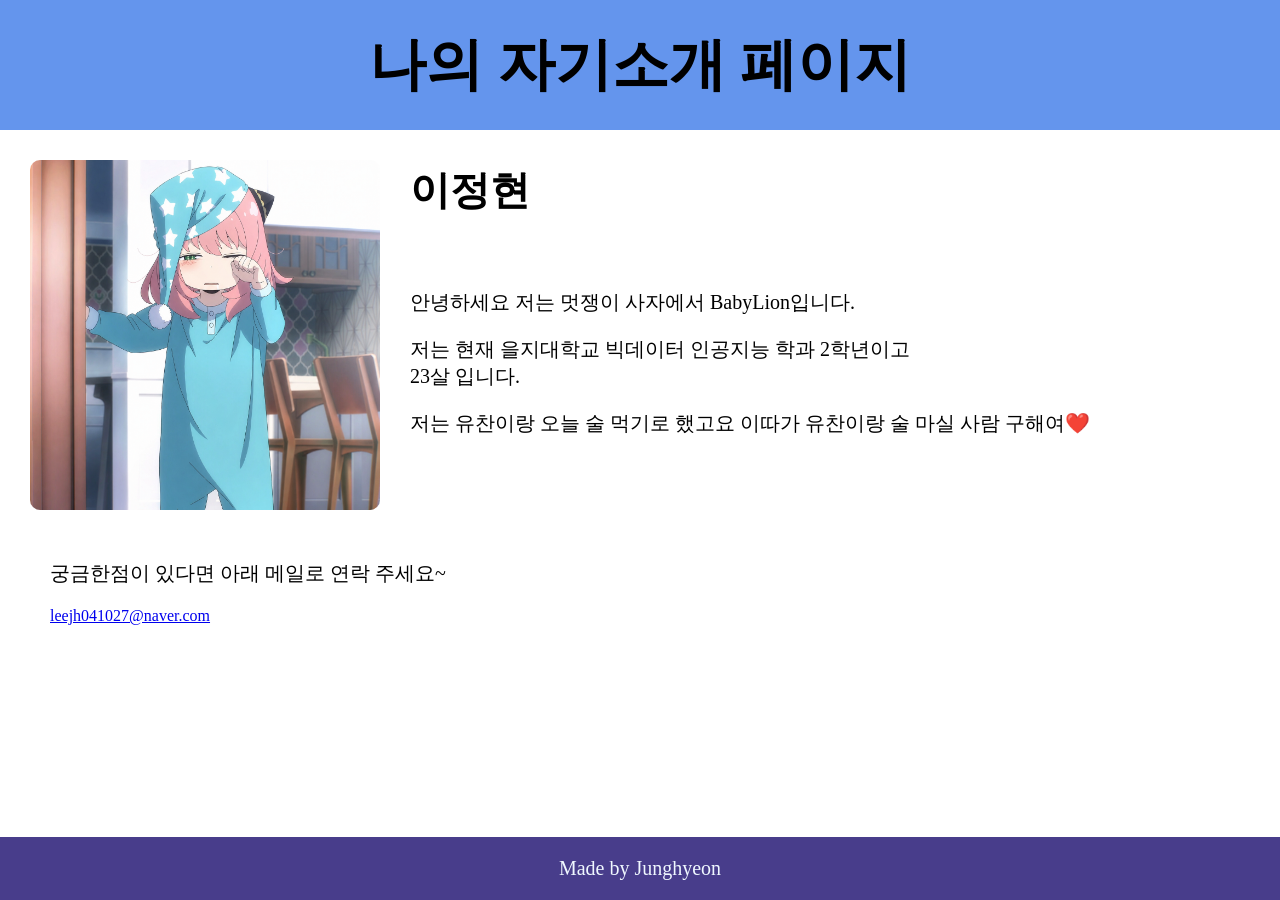
<file: 4.28_MyHomePage/index.html>
<!DOCTYPE html>
<html lang="ko">
<head>
    <meta charset="UTF-8">
    <meta name="viewport" content="width=device-width, initial-scale=1.0">
    <link rel="stylesheet" href="style.css">
    <title>Homepage</title>
</head>
<body>
    <div class="wrap">
        <header>
            <h2>나의 자기소개 페이지</h2>
        </header>
        <section>
            <img src="Anya.jpg" alt="아냐" class="Anya_img">
            <div class="info">
                <h1>이정현</h1><br>
                <p>안녕하세요 저는 멋쟁이 사자에서 BabyLion입니다.</p>
                <p>
                    저는 현재 을지대학교 빅데이터 인공지능 학과 2학년이고<br>
                    23살 입니다.
                </p>
                <P>
                    저는 유찬이랑 오늘 술 먹기로 했고요 이따가 유찬이랑 술 마실 사람 구해여❤️
                </P>
            </div>
            
        </section>
        <div class="mail">
                    <p>궁금한점이 있다면 아래 메일로 연락 주세요~</p>
                    <a href="https://mail.naver.com/">leejh041027@naver.com</a>
                </div>
        <footer>
            <p class="footer_m">Made by Junghyeon</p>
        </footer>
    </div>
</body>
</html>
</file>
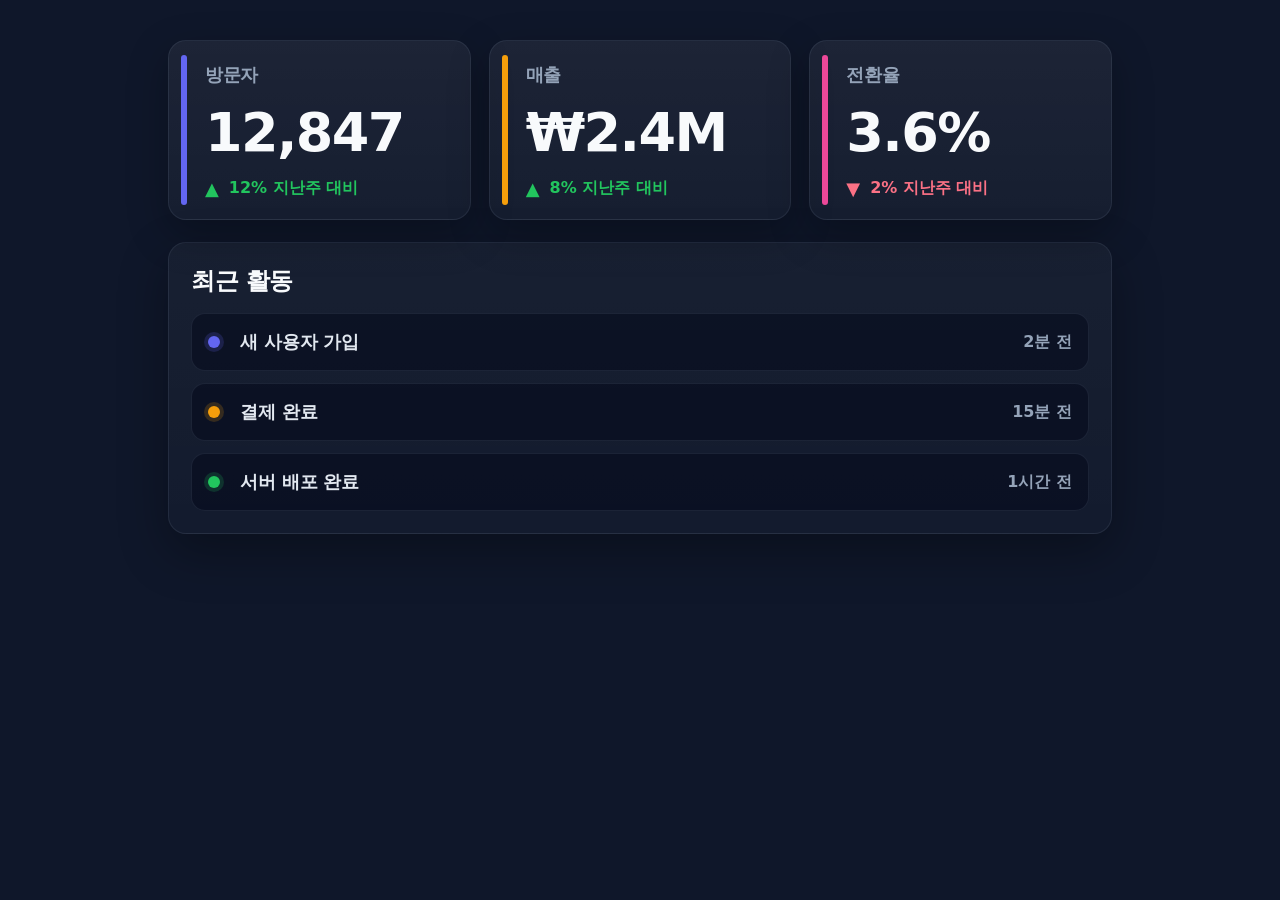
<file: Likelion/4.9_project/index.html>
<!doctype html>
<html lang="ko">

<head>
    <meta charset="UTF-8" />
    <meta name="viewport" content="width=device-width, initial-scale=1.0" />
    <title>Dashboard</title>
    <link rel="stylesheet" href="./style.css" />
</head>

<body>
    <main class="container">
        <section class="stats" aria-label="상단 통계">
            <article class="card card--blue">
                <h2 class="card__title">방문자</h2>
                <p class="card__value">12,847</p>
                <p class="card__delta delta delta--up">
                    <span class="delta__icon" aria-hidden="true">▲</span>
                    <span class="delta__text">12% 지난주 대비</span>
                </p>
            </article>

            <article class="card card--amber">
                <h2 class="card__title">매출</h2>
                <p class="card__value">₩2.4M</p>
                <p class="card__delta delta delta--up">
                    <span class="delta__icon" aria-hidden="true">▲</span>
                    <span class="delta__text">8% 지난주 대비</span>
                </p>
            </article>

            <article class="card card--pink">
                <h2 class="card__title">전환율</h2>
                <p class="card__value">3.6%</p>
                <p class="card__delta delta delta--down">
                    <span class="delta__icon" aria-hidden="true">▼</span>
                    <span class="delta__text">2% 지난주 대비</span>
                </p>
            </article>
        </section>

        <section class="panel" aria-label="최근 활동">
            <h2 class="panel__title">최근 활동</h2>

            <ul class="activity" role="list">
                <li class="activity__item">
                    <span class="dot dot--indigo" aria-hidden="true"></span>
                    <span class="activity__text">새 사용자 가입</span>
                    <time class="activity__time" datetime="PT2M">2분 전</time>
                </li>
                <li class="activity__item">
                    <span class="dot dot--amber" aria-hidden="true"></span>
                    <span class="activity__text">결제 완료</span>
                    <time class="activity__time" datetime="PT15M">15분 전</time>
                </li>
                <li class="activity__item">
                    <span class="dot dot--green" aria-hidden="true"></span>
                    <span class="activity__text">서버 배포 완료</span>
                    <time class="activity__time" datetime="PT1H">1시간 전</time>
                </li>
            </ul>
        </section>
    </main>
</body>

</html>
</file>
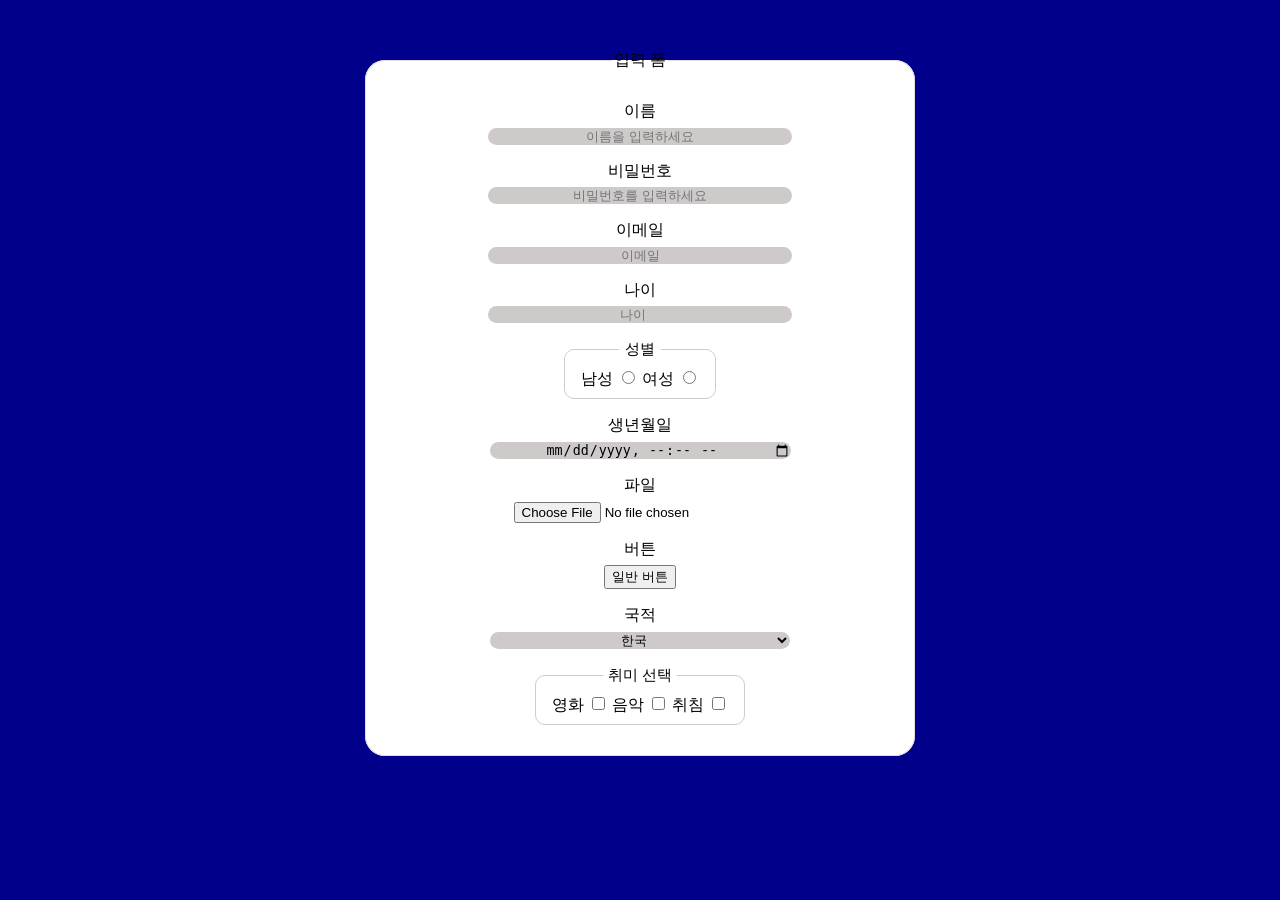
<file: Likelion/html_tag.html>
<!DOCTYPE html>
<html lang="ko">

<head>
    <meta charset="UTF-8">
    <meta name="viewport" content="width=device-width, initial-scale=1.0">
    <link rel="stylesheet" href="css.css">
    <title>Document</title>
</head>

<body>
    <form>
        <fieldset class="aa">
            <legend>입력 폼</legend>

            <div class="field">
                <label for="name">이름</label>
                <input type="text" id="name" class="bb" placeholder="이름을 입력하세요" required>
            </div>

            <div class="field">
                <label for="password">비밀번호</label>
                <input type="password" id="password" class="bb" placeholder="비밀번호를 입력하세요" required>
            </div>

            <div class="field">
                <label for="e_mail">이메일</label>
                <input type="email" id="e_mail" class="bb" placeholder="이메일" required autocomplete="email">
            </div>

            <div class="field">
                <label for="age">나이</label>
                <input type="number" id="age" class="bb" placeholder="나이" required min="0">
            </div>

            <fieldset class="inline-fieldset">
                <legend>성별</legend>
                <label for="male">남성</label>
                <input type="radio" id="male" name="gender" value="male">
                <label for="female">여성</label>
                <input type="radio" id="female" name="gender" value="female">
            </fieldset>

            <div class="field">
                <label for="date">생년월일</label>
                <input type="datetime-local" id="date" name="date" class="bb">
            </div>

            <div class="field">
                <label for="file">파일</label>
                <input type="file" id="file" name="file">
            </div>

            <div class="field">
                <label for="button">버튼</label>
                <button type="button" id="button" name="button">일반 버튼</button>
            </div>

            <div class="field">
                <label for="nationality">국적</label>
                <select name="nationality" id="nationality" class="bb">
                    <option value="ko">한국</option>
                    <option value="ch">중국</option>
                    <option value="ja">일본</option>
                    <option value="other">기타</option>
                </select>
            </div>

            <fieldset class="inline-fieldset">
                <legend>취미 선택</legend>
                <label for="movie">영화</label>
                <input type="checkbox" id="movie" name="hobby" value="movie">
                <label for="music">음악</label>
                <input type="checkbox" id="music" name="hobby" value="music">
                <label for="sleep">취침</label>
                <input type="checkbox" id="sleep" name="hobby" value="sleep">
            </fieldset>
        </fieldset>
    </form>
</body>

</html>
</file>
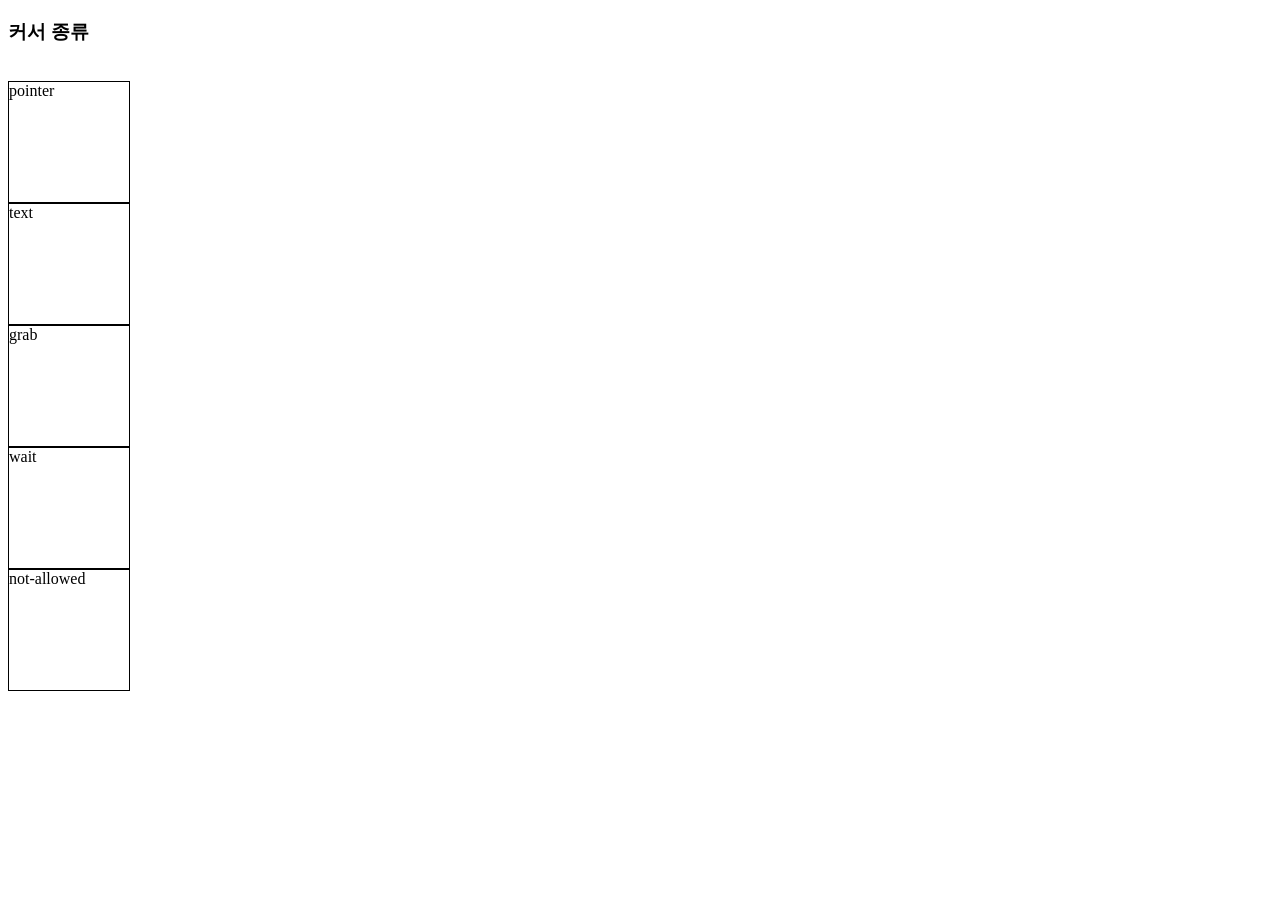
<file: Likelion/4.7_project/html.html>
<!DOCTYPE html>
<html lang="en">
<head>
    <meta charset="UTF-8">
    <meta name="viewport" content="width=device-width, initial-scale=1.0">
    <link rel="stylesheet" href="style.css">
    <title>Document</title>
</head>
<body>
    <h3>커서 종류</h3>
    <br>
    <div id="pointer">pointer</div>
    <div id="text">text</div>
    <div id="grab">grab</div>
    <div id="wait">wait</div>
    <div id="not-allowed">not-allowed</div>
</body>
</html>
</file>
<file: 4.28_MyHomePage/style.css>
@charset "utf-8";

body{
    background-color: white;
    margin: 0;
}
.wrap{
    min-height: 100vh;
}
header{
    margin-top: 0;
    height: 130px;
    background-color: cornflowerblue;
    border: 2px;
    display: flex;
    justify-content: center ;
    align-items: center;
    font-size: 38px;
}
section{
    display: flex;
}
.Anya_img{
    width: 350px;
    height: 350px;
    margin: 30px;
    border-radius: 10px;
}
p{
    font-size: 20px;
}

.info{
    text-align: left;
}
.info h1{
    font-size: 40px;
}
.mail{
    display: contents;
}
.mail{
    margin-top: 300px;
}
.mail p{
    margin-left: 50px;
}
.mail a{
    margin-left: 50px;
}
footer{
    position: fixed;
    margin: 0;
    bottom: 0;
    text-align: center;
    width: 100%;
    background-color: darkslateblue;
}
footer p{
    color: aliceblue;
}
</file>
<file: Likelion/4.9_project/style.css>
@charset "utf-8";

:root {
    --bg: #0f172a;
    --panel: #111c2f;
    --panel-2: #0b1426;
    --text: #e5e7eb;
    --muted: #94a3b8;

    --blue: #6366f1;
    --amber: #f59e0b;
    --pink: #ec4899;
    --green: #22c55e;
}

*,
*::before,
*::after {
    box-sizing: border-box;
}

body {
    margin: 0;
    font-family: ui-sans-serif, system-ui, -apple-system, "Segoe UI", Roboto, "Noto Sans KR", Arial, "Apple SD Gothic Neo",
        "Malgun Gothic", sans-serif;
    background: var(--bg);
    color: var(--text);
}

.container {
    max-width: 980px;
    margin: 0 auto;
    padding: 40px 18px 56px;
    display: grid;
    gap: 22px;
}

/* ② 상단 통계 카드 3개 Grid 3열 */
.stats {
    display: grid;
    grid-template-columns: repeat(3, minmax(0, 1fr));
    gap: 18px;
}

.card {
    position: relative;
    padding: 22px 22px 20px;
    border-radius: 18px;
    background: linear-gradient(180deg, rgba(255, 255, 255, 0.06) 0%, rgba(255, 255, 255, 0.03) 100%);
    border: 1px solid rgba(148, 163, 184, 0.12);
    box-shadow: 0 14px 40px rgba(0, 0, 0, 0.28);
    overflow: hidden;
}

/* 카드 왼쪽 세로 테두리 */
.card::before {
    content: "";
    position: absolute;
    inset: 14px auto 14px 12px;
    width: 6px;
    border-radius: 999px;
    background: var(--blue);
}

.card--blue::before {
    background: var(--blue);
}

.card--amber::before {
    background: var(--amber);
}

.card--pink::before {
    background: var(--pink);
}

.card__title {
    margin: 0 0 14px;
    padding-left: 14px;
    font-size: 18px;
    font-weight: 700;
    color: var(--muted);
    letter-spacing: -0.02em;
}

.card__value {
    margin: 0 0 14px;
    padding-left: 14px;
    font-size: 54px;
    font-weight: 800;
    letter-spacing: -0.03em;
    color: #f8fafc;
}

.delta {
    margin: 0;
    padding-left: 14px;
    display: inline-flex;
    align-items: center;
    gap: 10px;
    font-weight: 700;
}

.delta--up {
    color: var(--green);
}

.delta--down {
    color: #fb7185;
}

.delta__icon {
    font-size: 18px;
}

.delta__text {
    color: currentColor;
    font-size: 16px;
}

/* ③ 하단 활동 목록 패널 */
.panel {
    border-radius: 18px;
    background: linear-gradient(180deg, rgba(255, 255, 255, 0.04) 0%, rgba(255, 255, 255, 0.02) 100%);
    border: 1px solid rgba(148, 163, 184, 0.12);
    box-shadow: 0 18px 50px rgba(0, 0, 0, 0.32);
    padding: 22px;
}

.panel__title {
    margin: 0 0 16px;
    font-size: 24px;
    font-weight: 800;
    letter-spacing: -0.02em;
    color: #f8fafc;
}

.activity {
    margin: 0;
    padding: 0;
    display: grid;
    gap: 12px;
}

.activity__item {
    list-style: none;
    display: grid;
    grid-template-columns: 18px 1fr auto;
    align-items: center;
    gap: 14px;
    padding: 16px 16px;
    border-radius: 14px;
    background: rgba(2, 6, 23, 0.45);
    border: 1px solid rgba(148, 163, 184, 0.12);
}

.dot {
    width: 12px;
    height: 12px;
    border-radius: 999px;
    background: var(--blue);
    box-shadow: 0 0 0 4px rgba(99, 102, 241, 0.18);
}

.dot--indigo {
    background: var(--blue);
    box-shadow: 0 0 0 4px rgba(99, 102, 241, 0.18);
}

.dot--amber {
    background: var(--amber);
    box-shadow: 0 0 0 4px rgba(245, 158, 11, 0.18);
}

.dot--green {
    background: var(--green);
    box-shadow: 0 0 0 4px rgba(34, 197, 94, 0.18);
}

.activity__text {
    font-size: 18px;
    font-weight: 700;
    letter-spacing: -0.01em;
    color: #e2e8f0;
}

.activity__time {
    font-size: 16px;
    font-weight: 700;
    color: var(--muted);
}

/* 반응형: 좁아지면 3열 → 1열 */
@media (max-width: 820px) {
    .stats {
        grid-template-columns: 1fr;
    }

    .card__value {
        font-size: 46px;
    }
}
</file>
<file: Likelion/css.css>
@charset "utf-8";

body {
    background-color: darkblue;
}

.aa {
    box-sizing: border-box;
    display: flex;
    flex-direction: column;
    align-items: center;
    gap: 1rem;
    width: 550px;
    margin: 50px auto;
    padding: 30px;
    text-align: center;
    background-color: white;
    border: 1px solid #ddd;
    border-radius: 20px;
}

.field {
    display: flex;
    flex-direction: column;
    align-items: center;
    gap: 0.35rem;
    width: 100%;
}

.inline-fieldset {
    margin: 0;
    padding: 0.5rem 1rem;
    border: 1px solid #ccc;
    border-radius: 10px;
}

.inline-fieldset legend {
    padding: 0 0.35rem;
    font-size: 0.95rem;
}

.bb {
    width: 300px;
    background-color: rgb(206, 202, 202);
    text-align: center;
    border: none;
    border-radius: 10px;
}

.bb:hover {
    background-color: rgb(80, 231, 113);
    border: 2px solid tomato;
}

.bb:focus {
    background-color: rgb(55, 247, 218);
    border: 2px solid rgb(214, 69, 243);
}
</file>
<file: Likelion/4.7_project/style.css>
@charset "utf-8";
div{
    width: 120px;
    height: 120px;
    border: 1px solid black;
}

#pointer{
    cursor: pointer;
}
#text{
    cursor: text;
}
#grab{
    cursor: grab;
}
#wait{
    cursor: wait;
}
#not-allowed{
    cursor: not-allowed;
}
</file>
